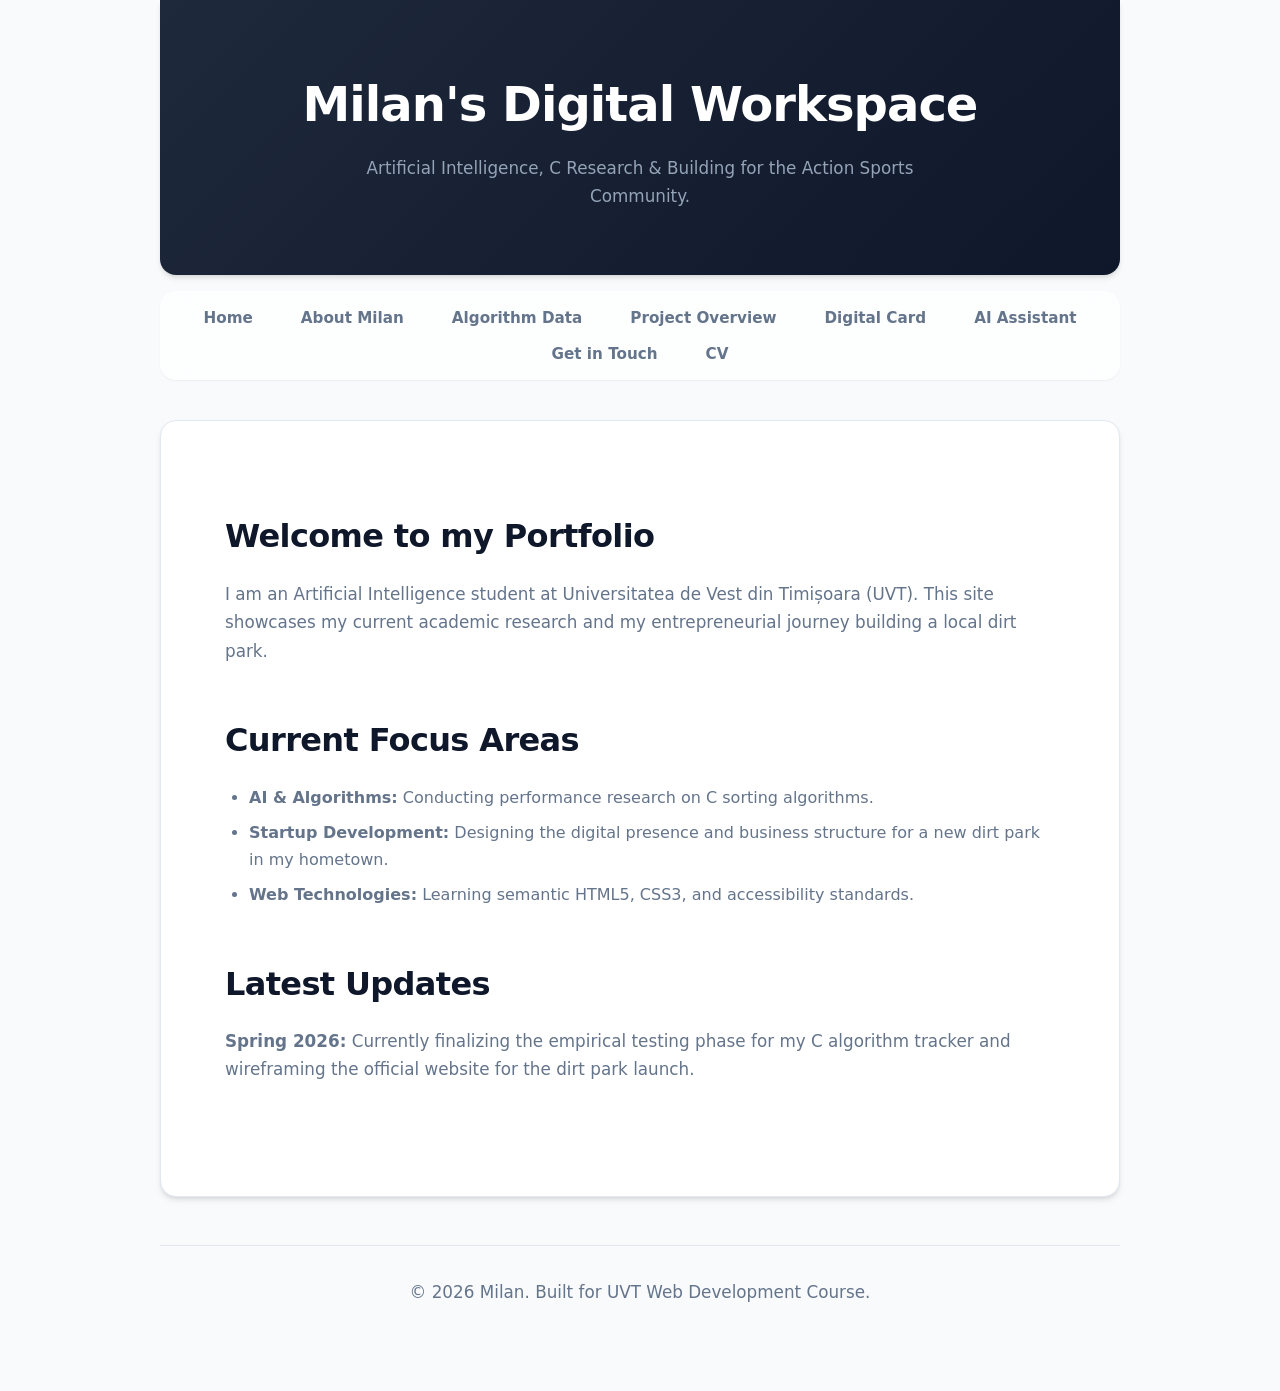
<file: index.html>
<!DOCTYPE html>
<html lang="en">
<head>
    <meta charset="UTF-8">
    <meta name="viewport" content="width=device-width, initial-scale=1.0">
    <title>Milan | AI & Startup Portfolio</title>
    <link rel="stylesheet" href="styles.css">
</head>
<body>
    <a href="#main-content" class="skip-link">Skip to main content</a>

    <header>
        <h1>Milan's Digital Workspace</h1>
        <p>Artificial Intelligence, C Research & Building for the Action Sports Community.</p>
    </header>

            <nav>
        <ul>
            <li><a href="index.html">Home</a></li>
            <li><a href="about.html">About Milan</a></li>
            <li><a href="data.html">Algorithm Data</a></li>
            <li><a href="overview.html">Project Overview</a></li>
            <li><a href="card.html">Digital Card</a></li>
            <li><a href="chatbot.html">AI Assistant</a></li>
            <li><a href="contact.html">Get in Touch</a></li>
            <li><a href="cv.html">CV</a></li>
            
        </ul>
    </nav>

    <main id="main-content">
        <section>
            <h2>Welcome to my Portfolio</h2>
            <p>I am an Artificial Intelligence student at Universitatea de Vest din Timișoara (UVT). This site showcases my current academic research and my entrepreneurial journey building a local dirt park.</p>
        </section>

        <section>
            <h2>Current Focus Areas</h2>
            <ul>
                <li><strong>AI & Algorithms:</strong> Conducting performance research on C sorting algorithms.</li>
                <li><strong>Startup Development:</strong> Designing the digital presence and business structure for a new dirt park in my hometown.</li>
                <li><strong>Web Technologies:</strong> Learning semantic HTML5, CSS3, and accessibility standards.</li>
            </ul>
        </section>

        <section>
            <h2>Latest Updates</h2>
            <p><strong>Spring 2026:</strong> Currently finalizing the empirical testing phase for my C algorithm tracker and wireframing the official website for the dirt park launch.</p>
        </section>
    </main>

    <footer>
        <p>&copy; 2026 Milan. Built for UVT Web Development Course.</p>
    </footer>
</body>
</html>
</file>
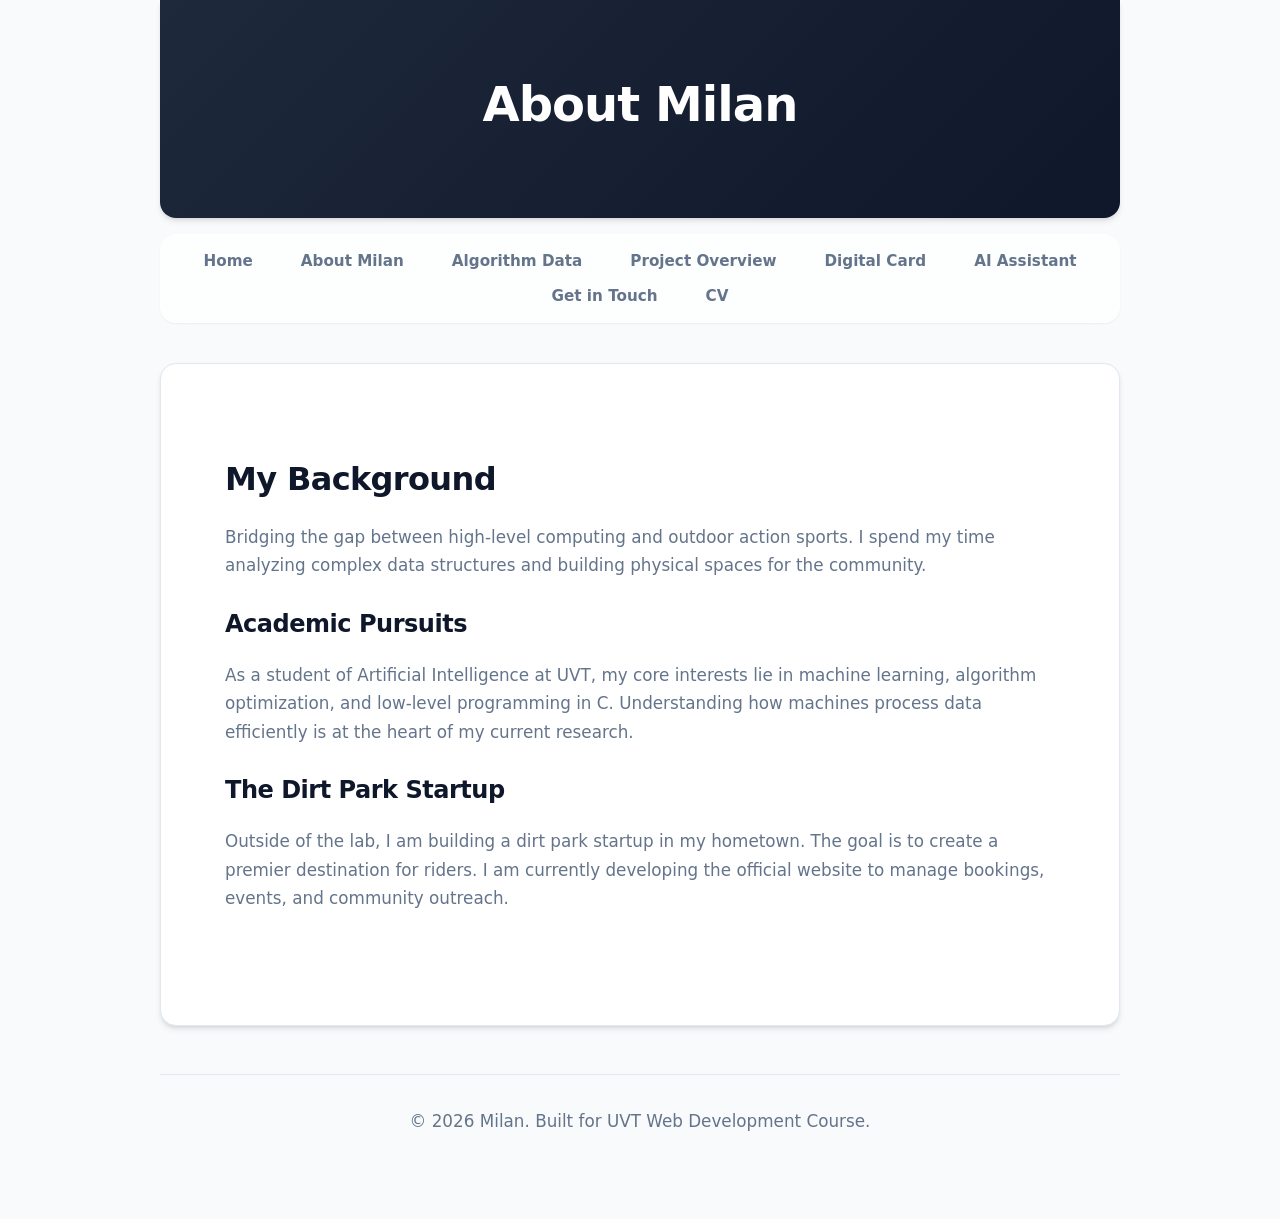
<file: about.html>
<!DOCTYPE html>
<html lang="en">
<head>
    <meta charset="UTF-8">
    <meta name="viewport" content="width=device-width, initial-scale=1.0">
    <title>About Milan</title>
    <link rel="stylesheet" href="styles.css">
</head>
<body>
    <a href="#main-content" class="skip-link">Skip to main content</a>

    <header>
        <h1>About Milan</h1>
    </header>

            <nav>
        <ul>
            <li><a href="index.html">Home</a></li>
            <li><a href="about.html">About Milan</a></li>
            <li><a href="data.html">Algorithm Data</a></li>
            <li><a href="overview.html">Project Overview</a></li>
            <li><a href="card.html">Digital Card</a></li>
            <li><a href="chatbot.html">AI Assistant</a></li>
            <li><a href="contact.html">Get in Touch</a></li>
            <li><a href="cv.html">CV</a></li>
        </ul>
    </nav>

    <main id="main-content">
        <section>
            <h2>My Background</h2>
            <p>Bridging the gap between high-level computing and outdoor action sports. I spend my time analyzing complex data structures and building physical spaces for the community.</p>
            
            <h3>Academic Pursuits</h3>
            <p>As a student of Artificial Intelligence at UVT, my core interests lie in machine learning, algorithm optimization, and low-level programming in C. Understanding how machines process data efficiently is at the heart of my current research.</p>
            
            <h3>The Dirt Park Startup</h3>
            <p>Outside of the lab, I am building a dirt park startup in my hometown. The goal is to create a premier destination for riders. I am currently developing the official website to manage bookings, events, and community outreach.</p>
        </section>
    </main>

    <footer>
        <p>&copy; 2026 Milan. Built for UVT Web Development Course.</p>
    </footer>
</body>
</html>
</file>
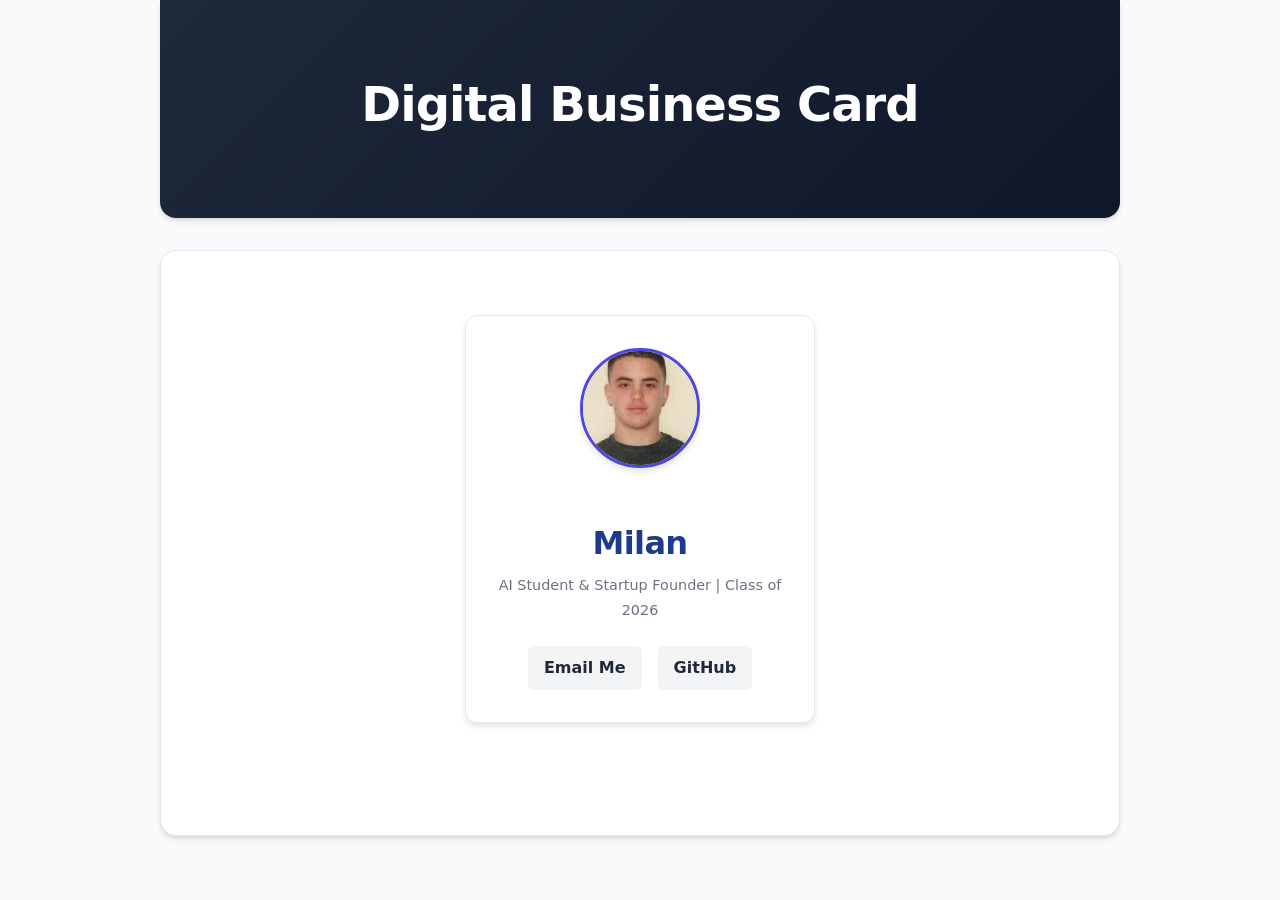
<file: card.html>
<!DOCTYPE html>
<html lang="en">
<head>
    <meta charset="UTF-8">
    <meta name="viewport" content="width=device-width, initial-scale=1.0">
    <title>Milan | Digital Card</title>
    <link rel="stylesheet" href="styles.css"> <link rel="stylesheet" href="card.css">   <style>
        .card-wrapper {
            display: flex;
            justify-content: center;
            align-items: center;
            min-height: 60vh;
        }
    </style>
</head>
<body>
    <a href="#main-content" class="skip-link">Skip to main content</a>
    <header>
        <h1>Digital Business Card</h1>
    </header>
    <main id="main-content" class="card-wrapper">
        <section id="business-card">
            <img src="milan-poza.png" alt="Milan Profile Placeholder" class="profile-img">
            
            <h2 style="margin-bottom: 0.2rem; color: #1e3a8a;">Milan</h2>
            
            <p class="specialization">AI Student & Startup Founder | Class of 2026</p>
            
            <div class="card-links">
                <a href="mailto:milan.bugarschi06@e-uvt.ro" class="btn">Email Me</a>
                <a href="https://github.com/milanbugarschi06" target="_blank" class="btn">GitHub</a>
            </div>
        </section>
    </main>
</body>
</html>
</file>
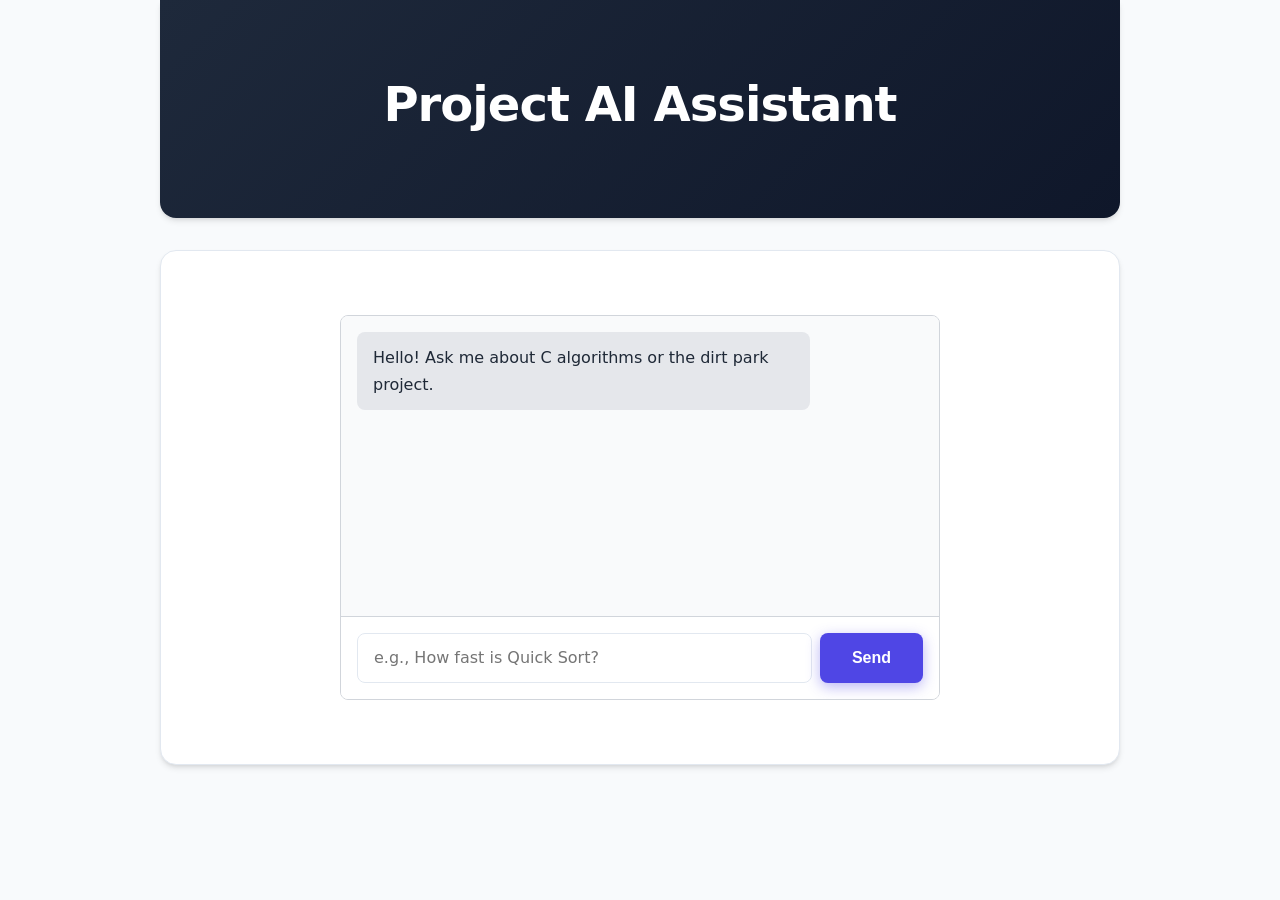
<file: chatbot.html>
<!DOCTYPE html>
<html lang="en">
<head>
    <meta charset="UTF-8">
    <meta name="viewport" content="width=device-width, initial-scale=1.0">
    <title>AI Assistant - Milan</title>
    <link rel="stylesheet" href="styles.css">
    <link rel="stylesheet" href="chatbot.css">
</head>
<body>
    <a href="#main-content" class="skip-link">Skip to main content</a>
    <header>
        <h1>Project AI Assistant</h1>
    </header>
    <main id="main-content">
        <section class="chat-interface">
            <div id="chat-window" class="chat-window">
                <div class="message bot-message">Hello! Ask me about C algorithms or the dirt park project.</div>
            </div>
            
            <form id="chat-form" class="chat-form">
                <label for="user-input" class="visually-hidden">Type your question</label>
                <input type="text" id="user-input" placeholder="e.g., How fast is Quick Sort?" required>
                <button type="submit">Send</button>
            </form>
        </section>
    </main>
    <script src="chatbot.js"></script>
</body>
</html>
</file>
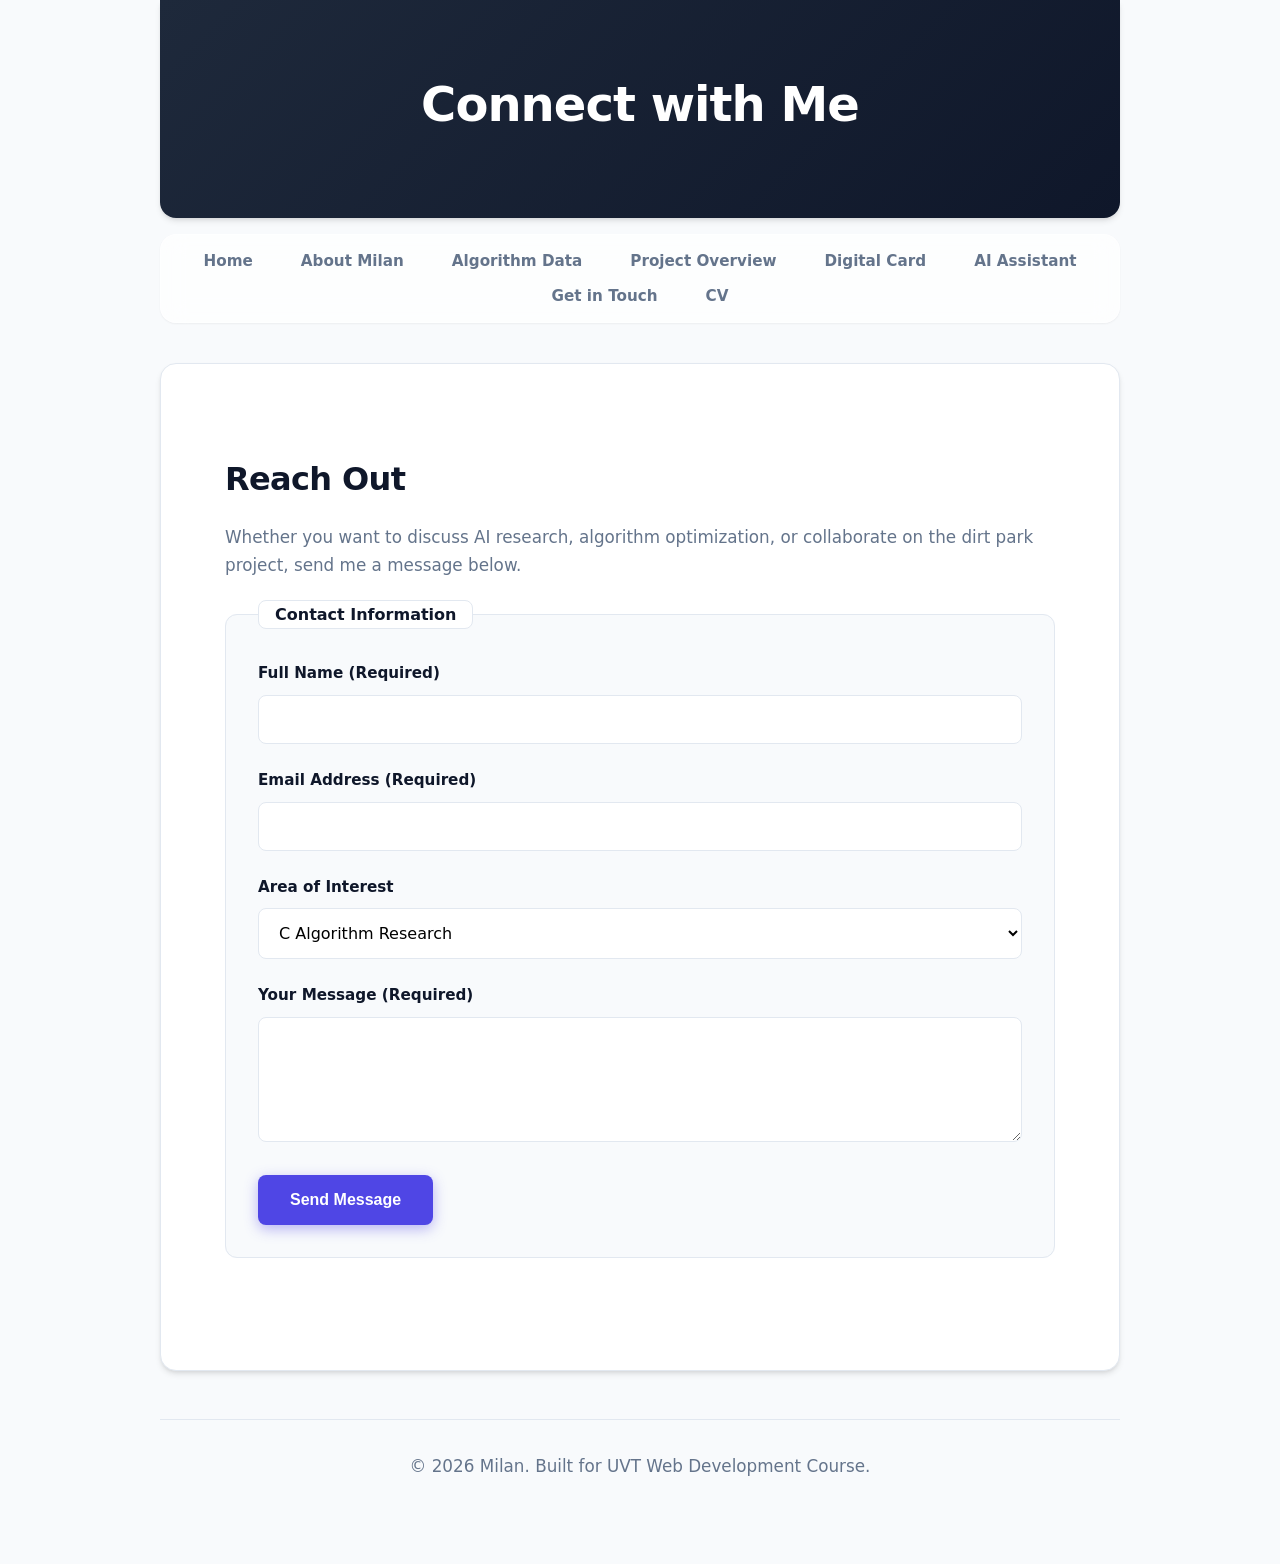
<file: contact.html>
<!DOCTYPE html>
<html lang="en">
<head>
    <meta charset="UTF-8">
    <meta name="viewport" content="width=device-width, initial-scale=1.0">
    <title>Contact Milan</title>
    <link rel="stylesheet" href="styles.css">
</head>
<body>
    <a href="#main-content" class="skip-link">Skip to main content</a>

    <header>
        <h1>Connect with Me</h1>
    </header>

            <nav>
        <ul>
            <li><a href="index.html">Home</a></li>
            <li><a href="about.html">About Milan</a></li>
            <li><a href="data.html">Algorithm Data</a></li>
            <li><a href="overview.html">Project Overview</a></li>
            <li><a href="card.html">Digital Card</a></li>
            <li><a href="chatbot.html">AI Assistant</a></li>
            <li><a href="contact.html">Get in Touch</a></li>
            <li><a href="cv.html">CV</a></li>
        </ul>
    </nav>
    <main id="main-content">
        <section>
            <h2>Reach Out</h2>
            <p>Whether you want to discuss AI research, algorithm optimization, or collaborate on the dirt park project, send me a message below.</p>
            
            <form action="#" method="get">
                <fieldset>
                    <legend>Contact Information</legend>
                    
                    <div class="form-group">
                        <label for="user-name">Full Name (Required)</label>
                        <input type="text" id="user-name" name="user-name" required>
                    </div>

                    <div class="form-group">
                        <label for="user-email">Email Address (Required)</label>
                        <input type="email" id="user-email" name="user-email" required>
                    </div>

                    <div class="form-group">
                        <label for="subject">Area of Interest</label>
                        <select id="subject" name="subject">
                            <option value="research">C Algorithm Research</option>
                            <option value="startup">Dirt Park Startup</option>
                            <option value="uvt">UVT / AI Studies</option>
                            <option value="other">Other</option>
                        </select>
                    </div>

                    <div class="form-group">
                        <label for="message">Your Message (Required)</label>
                        <textarea id="message" name="message" rows="5" required></textarea>
                    </div>

                    <button type="submit">Send Message</button>
                </fieldset>
            </form>
        </section>
    </main>

    <footer>
        <p>&copy; 2026 Milan. Built for UVT Web Development Course.</p>
    </footer>
</body>
</html>
</file>
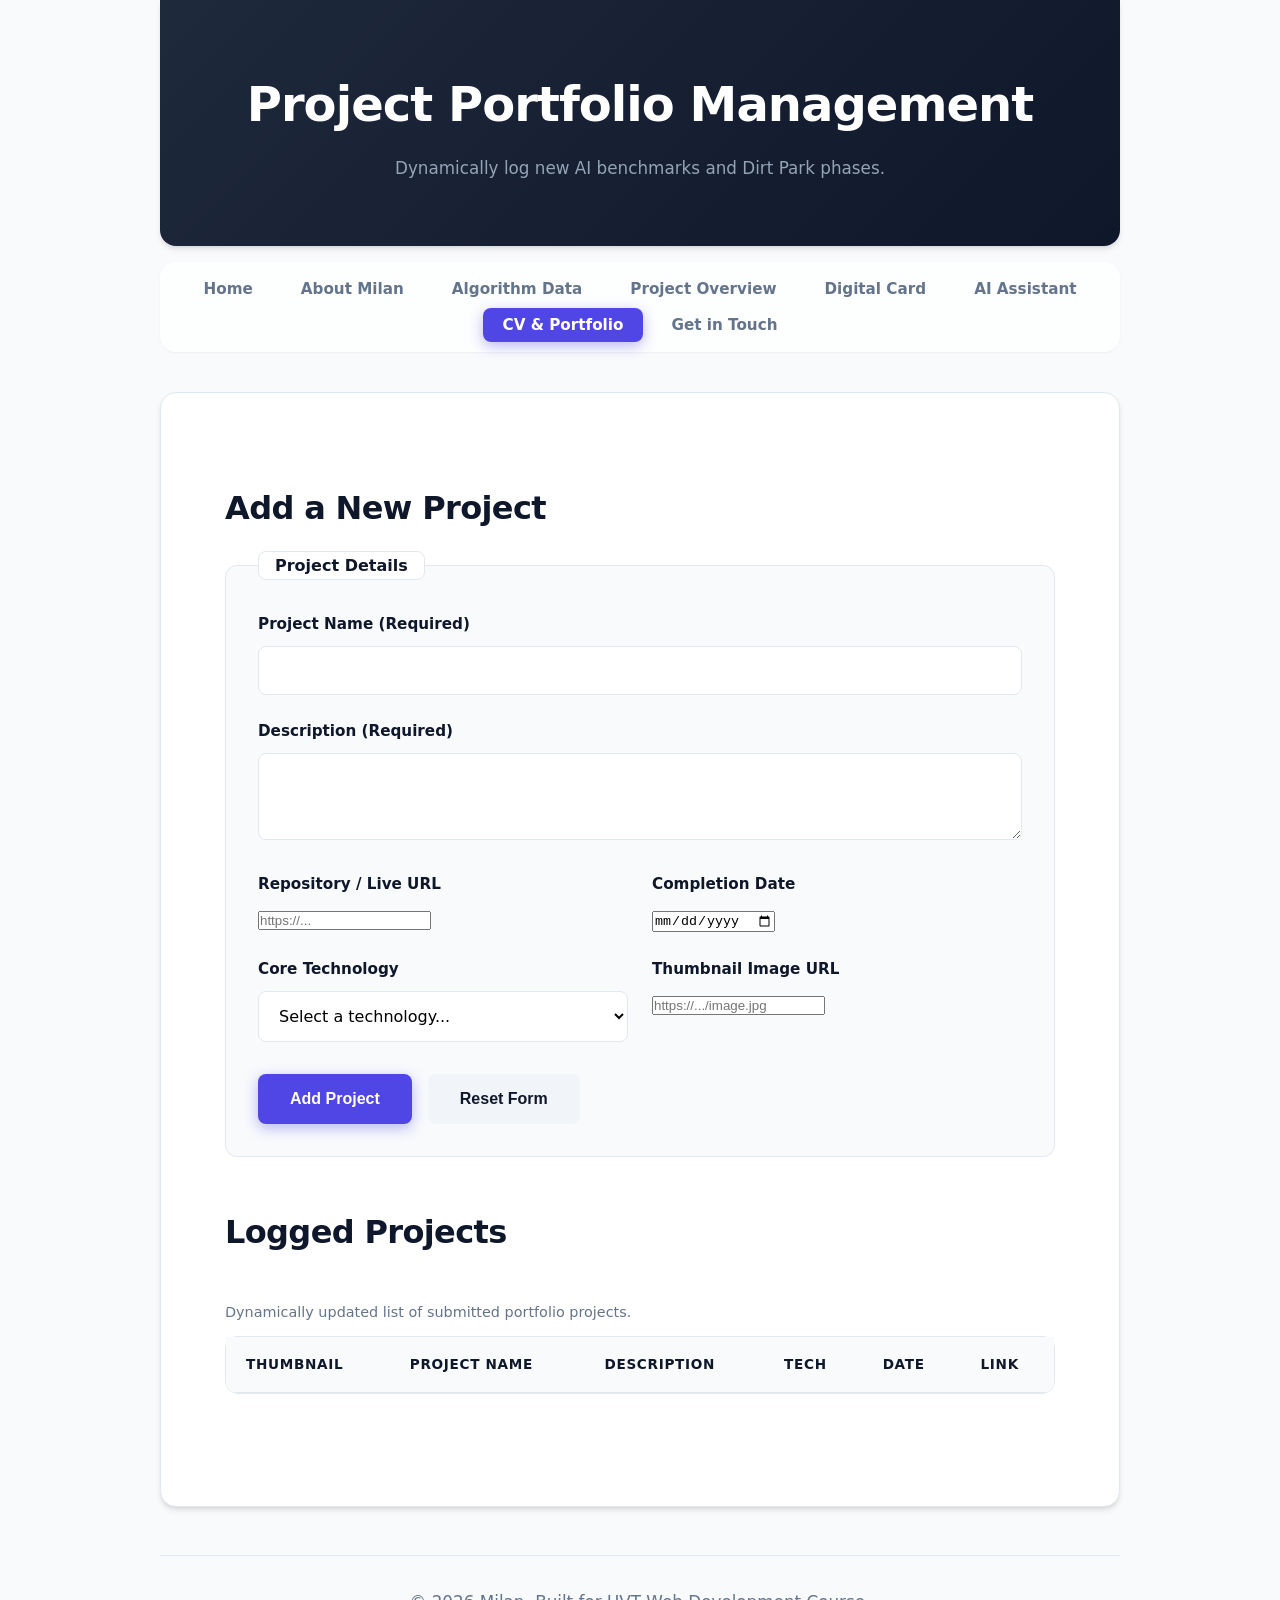
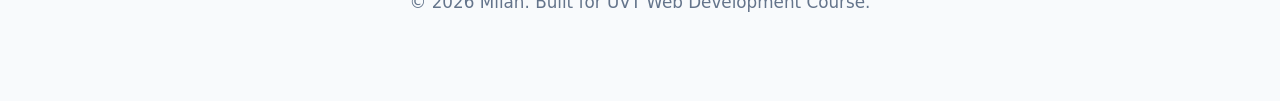
<file: cv.html>
<!DOCTYPE html>
<html lang="en">
<head>
    <meta charset="UTF-8">
    <meta name="viewport" content="width=device-width, initial-scale=1.0">
    <title>CV & Project Upload - Milan</title>
    <link rel="stylesheet" href="styles.css">
</head>
<body>
    <a href="#main-content" class="skip-link">Skip to main content</a>
    
    <header>
        <h1>Project Portfolio Management</h1>
        <p>Dynamically log new AI benchmarks and Dirt Park phases.</p>
    </header>

    <nav>
        <ul>
            <li><a href="index.html">Home</a></li>
            <li><a href="about.html">About Milan</a></li>
            <li><a href="data.html">Algorithm Data</a></li>
            <li><a href="overview.html">Project Overview</a></li>
            <li><a href="card.html">Digital Card</a></li>
            <li><a href="chatbot.html">AI Assistant</a></li>
            <li><a href="cv.html" aria-current="page">CV & Portfolio</a></li>
            <li><a href="contact.html">Get in Touch</a></li>
        </ul>
    </nav>

    <main id="main-content">
        <section class="form-section">
            <h2>Add a New Project</h2>
            <form id="portfolio-form" novalidate>
                <fieldset>
                    <legend>Project Details</legend>

                    <div class="form-group">
                        <label for="proj-name">Project Name (Required)</label>
                        <input type="text" id="proj-name" name="proj-name" aria-describedby="name-error">
                        <span id="name-error" class="error-message" role="alert"></span>
                    </div>

                    <div class="form-group">
                        <label for="proj-desc">Description (Required)</label>
                        <textarea id="proj-desc" name="proj-desc" rows="3" aria-describedby="desc-error"></textarea>
                        <span id="desc-error" class="error-message" role="alert"></span>
                    </div>

                    <div class="form-group-row">
                        <div class="form-group">
                            <label for="proj-url">Repository / Live URL</label>
                            <input type="url" id="proj-url" name="proj-url" placeholder="https://..." aria-describedby="url-error">
                            <span id="url-error" class="error-message" role="alert"></span>
                        </div>

                        <div class="form-group">
                            <label for="proj-date">Completion Date</label>
                            <input type="date" id="proj-date" name="proj-date" aria-describedby="date-error">
                            <span id="date-error" class="error-message" role="alert"></span>
                        </div>
                    </div>

                    <div class="form-group-row">
                        <div class="form-group">
                            <label for="proj-tech">Core Technology</label>
                            <select id="proj-tech" name="proj-tech" aria-describedby="tech-error">
                                <option value="">Select a technology...</option>
                                <option value="C / Algorithms">C / Algorithms</option>
                                <option value="Python / AI">Python / AI</option>
                                <option value="Web (HTML/CSS/JS)">Web (HTML/CSS/JS)</option>
                                <option value="Physical Build">Physical Build / Trail</option>
                            </select>
                            <span id="tech-error" class="error-message" role="alert"></span>
                        </div>

                        <div class="form-group">
                            <label for="proj-img">Thumbnail Image URL</label>
                            <input type="url" id="proj-img" name="proj-img" placeholder="https://.../image.jpg" aria-describedby="img-error">
                            <span id="img-error" class="error-message" role="alert"></span>
                        </div>
                    </div>

                    <div class="form-actions">
                        <button type="submit" class="btn-primary">Add Project</button>
                        <button type="reset" class="btn-secondary">Reset Form</button>
                    </div>
                </fieldset>
            </form>
        </section>

        <section class="table-section">
            <h2>Logged Projects</h2>
            <div class="table-responsive">
                <table id="projects-table">
                    <caption>Dynamically updated list of submitted portfolio projects.</caption>
                    <thead>
                        <tr>
                            <th scope="col">Thumbnail</th>
                            <th scope="col">Project Name</th>
                            <th scope="col">Description</th>
                            <th scope="col">Tech</th>
                            <th scope="col">Date</th>
                            <th scope="col">Link</th>
                        </tr>
                    </thead>
                    <tbody id="projects-tbody">
                        </tbody>
                </table>
            </div>
        </section>
    </main>

    <footer>
        <p>&copy; 2026 Milan. Built for UVT Web Development Course.</p>
    </footer>

    <script src="cv.js"></script>
</body>
</html>
</file>
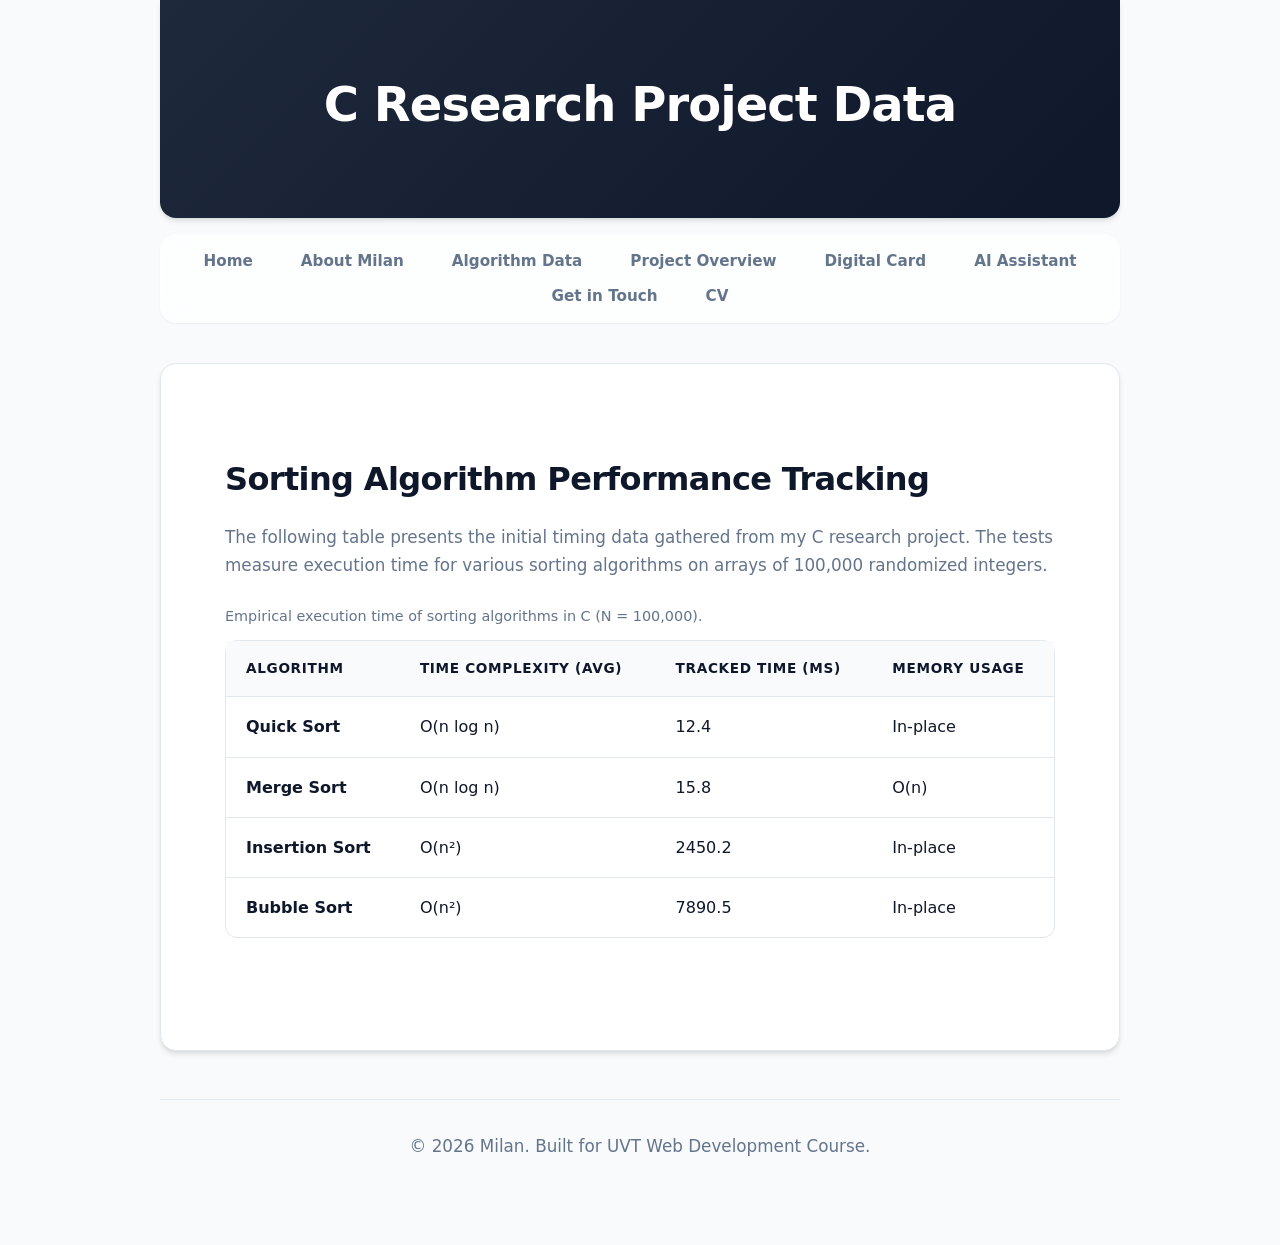
<file: data.html>
<!DOCTYPE html>
<html lang="en">
<head>
    <meta charset="UTF-8">
    <meta name="viewport" content="width=device-width, initial-scale=1.0">
    <title>Algorithm Data - Milan</title>
    <link rel="stylesheet" href="styles.css">
</head>
<body>
    <a href="#main-content" class="skip-link">Skip to main content</a>

    <header>
        <h1>C Research Project Data</h1>
    </header>

            <nav>
        <ul>
            <li><a href="index.html">Home</a></li>
            <li><a href="about.html">About Milan</a></li>
            <li><a href="data.html">Algorithm Data</a></li>
            <li><a href="overview.html">Project Overview</a></li>
            <li><a href="card.html">Digital Card</a></li>
            <li><a href="chatbot.html">AI Assistant</a></li>
            <li><a href="contact.html">Get in Touch</a></li>
            <li><a href="cv.html">CV</a></li>
        </ul>
    </nav>

    <main id="main-content">
        <section>
            <h2>Sorting Algorithm Performance Tracking</h2>
            <p>The following table presents the initial timing data gathered from my C research project. The tests measure execution time for various sorting algorithms on arrays of 100,000 randomized integers.</p>
            
            <table>
                <caption>Empirical execution time of sorting algorithms in C (N = 100,000).</caption>
                <thead>
                    <tr>
                        <th scope="col">Algorithm</th>
                        <th scope="col">Time Complexity (Avg)</th>
                        <th scope="col">Tracked Time (ms)</th>
                        <th scope="col">Memory Usage</th>
                    </tr>
                </thead>
                <tbody>
                    <tr>
                        <th scope="row">Quick Sort</th>
                        <td>O(n log n)</td>
                        <td>12.4</td>
                        <td>In-place</td>
                    </tr>
                    <tr>
                        <th scope="row">Merge Sort</th>
                        <td>O(n log n)</td>
                        <td>15.8</td>
                        <td>O(n)</td>
                    </tr>
                    <tr>
                        <th scope="row">Insertion Sort</th>
                        <td>O(n²)</td>
                        <td>2450.2</td>
                        <td>In-place</td>
                    </tr>
                    <tr>
                        <th scope="row">Bubble Sort</th>
                        <td>O(n²)</td>
                        <td>7890.5</td>
                        <td>In-place</td>
                    </tr>
                </tbody>
            </table>
        </section>
    </main>

    <footer>
        <p>&copy; 2026 Milan. Built for UVT Web Development Course.</p>
    </footer>
</body>
</html>
</file>
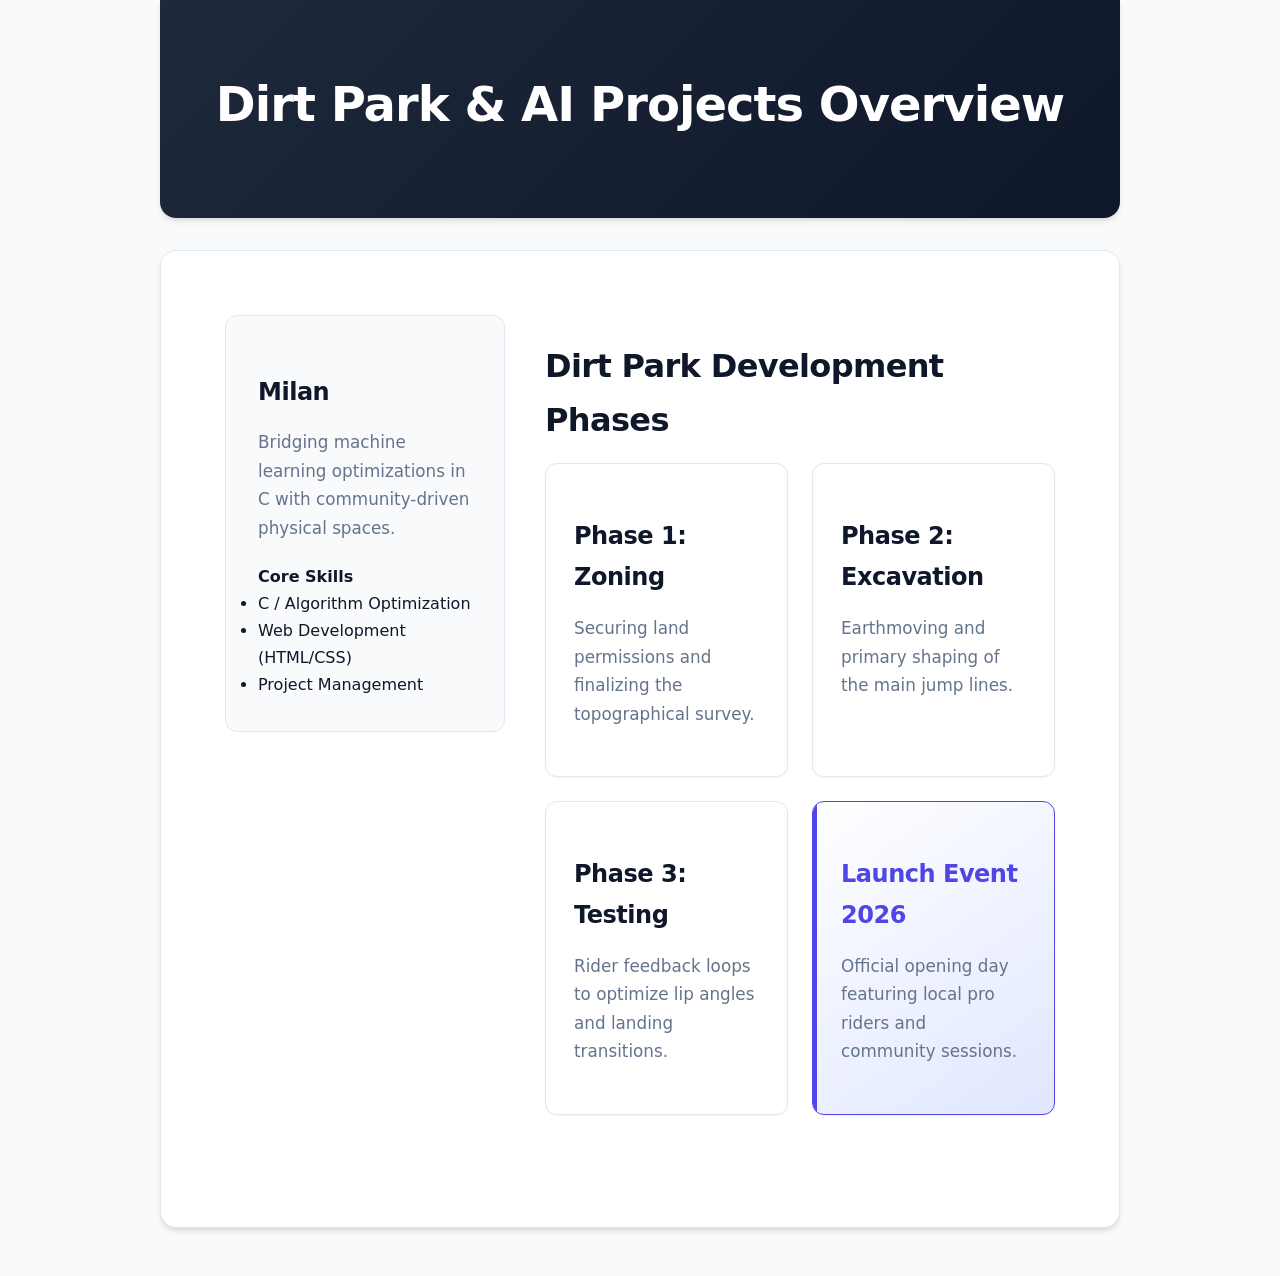
<file: overview.html>
<!DOCTYPE html>
<html lang="en">
<head>
    <meta charset="UTF-8">
    <meta name="viewport" content="width=device-width, initial-scale=1.0">
    <title>Project Overview - Milan</title>
    <link rel="stylesheet" href="styles.css">
</head>
<body>
    <a href="#main-content" class="skip-link">Skip to main content</a>
    <header>
        <h1>Dirt Park & AI Projects Overview</h1>
    </header>
    <main id="main-content">
        <div class="overview-grid">
        
            
            <aside class="profile-sidebar">
                <h3>Milan</h3>
                <p>Bridging machine learning optimizations in C with community-driven physical spaces.</p>
                <h4>Core Skills</h4>
                <ul>
                    <li>C / Algorithm Optimization</li>
                    <li>Web Development (HTML/CSS)</li>
                    <li>Project Management</li>
                </ul>
            </aside>

            <section class="projects-main">
                <h2>Dirt Park Development Phases</h2>
                <div class="card-container">
                    <article class="project-card">
                        <h3>Phase 1: Zoning</h3>
                        <p>Securing land permissions and finalizing the topographical survey.</p>
                    </article>
                    <article class="project-card">
                        <h3>Phase 2: Excavation</h3>
                        <p>Earthmoving and primary shaping of the main jump lines.</p>
                    </article>
                    <article class="project-card">
                        <h3>Phase 3: Testing</h3>
                        <p>Rider feedback loops to optimize lip angles and landing transitions.</p>
                    </article>
                    <article class="project-card featured-card">
                        <h3>Launch Event 2026</h3>
                        <p>Official opening day featuring local pro riders and community sessions.</p>
                    </article>
                </div>
            </section>
        </div>
    </main>
</body>
</html>
</file>
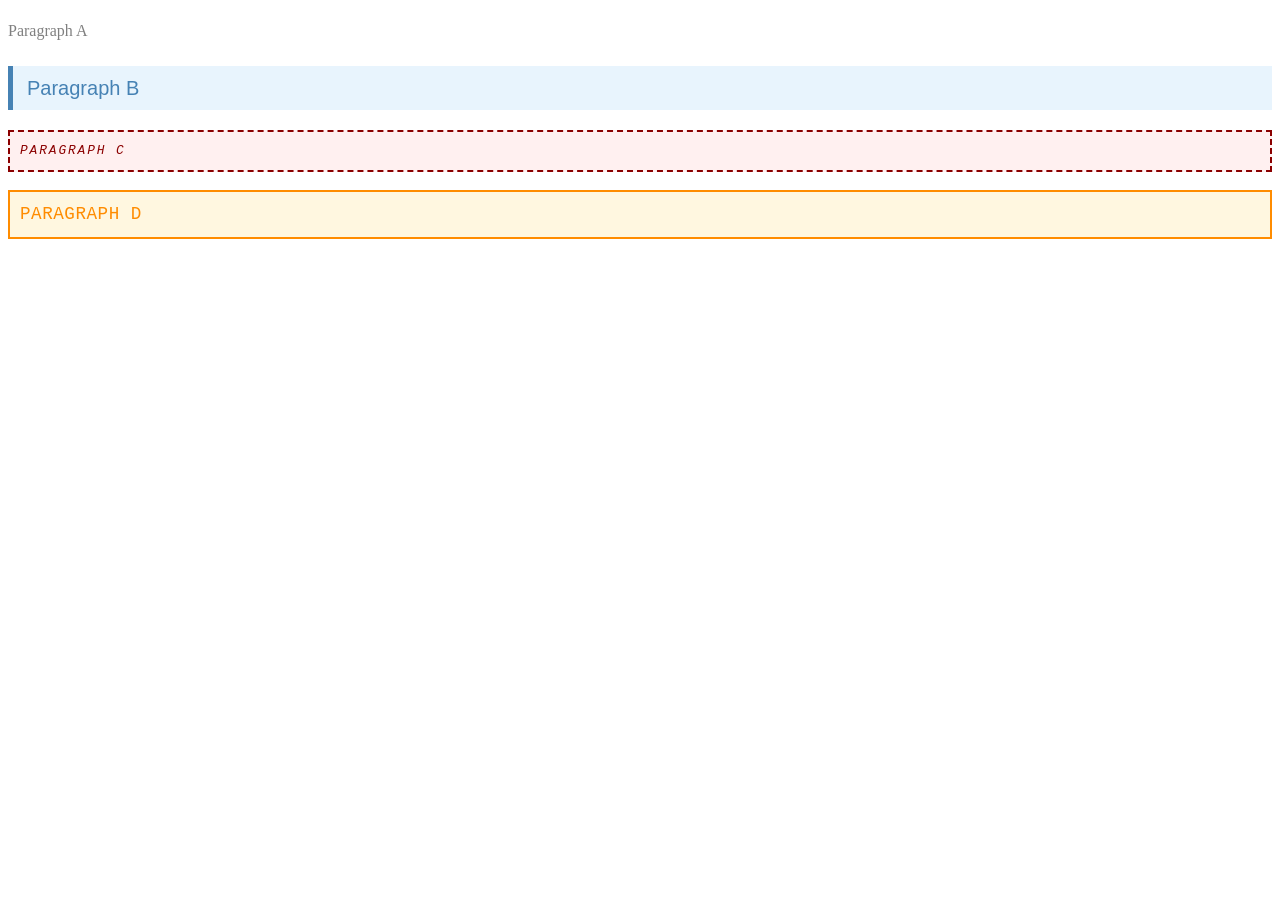
<file: specificity.html>
<!DOCTYPE html>
<html lang="en">
<head>
    <meta charset="UTF-8">
    <title>Specificity Game</title>
    <style>
        p {
            color: gray;
            font-size: 1rem;
            font-family: Georgia, serif;
            line-height: 1.4;
            padding: 4px 0;
        }

        .info {
            color: steelblue;
            font-size: 1.25rem;
            background-color: #e8f4fd;
            padding: 8px 14px;
            border-left: 5px solid steelblue;
            font-family: Arial, sans-serif;
        }

        #warning {
            color: darkred;
            font-size: 0.8rem;
            font-style: italic;
            text-transform: uppercase;
            letter-spacing: 0.15em;
            border: 2px dashed darkred;
            padding: 10px;
            background-color: #fff0f0;
            font-family: 'Courier New', monospace;
        }

        #warning.info {
            color: darkorange;
            background-color: #fff7e0;
            border: 2px solid darkorange;
            font-size: 1.1rem;
            font-style: normal;
            letter-spacing: 0.03em;
        }
    </style>
</head>
<body>

    <p>Paragraph A</p>

    <p class="info">Paragraph B</p>

    <p id="warning">Paragraph C</p>

    <p class="info" id="warning">Paragraph D</p>

</body>
</html>
</file>
<file: styles.css>
:root {
   
    --bg-color: #f8fafc;
    --surface: #ffffff;
    --surface-glass: rgba(255, 255, 255, 0.7);
    --primary: #4f46e5;   
    --primary-hover: #4338ca;
    --primary-light: #e0e7ff;
    --text-main: #0f172a;
    --text-muted: #64748b;
    --border: #e2e8f0;
    
    --radius-lg: 16px;
    --radius-md: 12px;
    --radius-sm: 8px;
    
    --shadow-sm: 0 1px 2px 0 rgb(0 0 0 / 0.05);
    --shadow-md: 0 4px 6px -1px rgb(0 0 0 / 0.1), 0 2px 4px -2px rgb(0 0 0 / 0.1);
    --shadow-hover: 0 20px 25px -5px rgb(0 0 0 / 0.1), 0 8px 10px -6px rgb(0 0 0 / 0.1);
    --transition: all 0.3s cubic-bezier(0.4, 0, 0.2, 1);
}

* {
    box-sizing: border-box;
    margin: 0;
    padding: 0;
}

body {
    font-family: 'Inter', system-ui, -apple-system, sans-serif;
    line-height: 1.7;
    color: var(--text-main);
    background-color: var(--bg-color);
    max-width: 1000px;
    margin: 0 auto;
    padding: 0 20px;
    -webkit-font-smoothing: antialiased;
}

.skip-link {
    position: absolute;
    top: -100px;
    left: 20px;
    background: var(--primary);
    color: white;
    padding: 12px 24px;
    z-index: 1000;
    border-radius: var(--radius-sm);
    transition: var(--transition);
    text-decoration: none;
    font-weight: 600;
}

.skip-link:focus {
    top: 20px;
    box-shadow: var(--shadow-md);
}

h1, h2, h3 {
    color: var(--text-main);
    font-weight: 700;
    letter-spacing: -0.02em;
    margin-bottom: 1rem;
    margin-top: 1.5rem;
}

h1 { font-size: clamp(2rem, 5vw, 3rem); }
h2 { font-size: clamp(1.5rem, 3vw, 2rem); }
h3 { font-size: clamp(1.25rem, 2vw, 1.5rem); }

p {
    color: var(--text-muted);
    margin-bottom: 1.25rem;
    font-size: 1.05rem;
}

header {
    background: linear-gradient(135deg, #1e293b 0%, #0f172a 100%);
    color: #ffffff;
    padding: 4rem 2rem;
    text-align: center;
    border-radius: 0 0 var(--radius-lg) var(--radius-lg);
    box-shadow: var(--shadow-md);
    margin-bottom: 2rem;
}

header h1 {
    color: #ffffff;
    margin-top: 0;
    margin-bottom: 0.5rem;
}

header p {
    color: #94a3b8;
    max-width: 600px;
    margin: 0 auto;
}

nav {
    background: var(--surface-glass);
    backdrop-filter: blur(12px);
    -webkit-backdrop-filter: blur(12px);
    margin: -1rem auto 2.5rem auto; 
    padding: 0.75rem;
    border-radius: var(--radius-lg);
    border: 1px solid rgba(255, 255, 255, 0.5);
    box-shadow: var(--shadow-sm);
    width: fit-content;
    position: relative;
    z-index: 10;
}

nav ul {
    list-style: none;
    display: flex;
    flex-wrap: wrap;
    gap: 0.5rem;
    justify-content: center;
}

nav a {
    text-decoration: none;
    color: var(--text-muted);
    font-weight: 600;
    font-size: 0.95rem;
    padding: 0.5rem 1.25rem;
    border-radius: var(--radius-sm);
    transition: var(--transition);
}

nav a:hover {
    color: var(--text-main);
    background-color: var(--bg-color);
}

nav a[aria-current="page"] {
    background-color: var(--primary);
    color: white;
    box-shadow: 0 4px 14px 0 rgba(79, 70, 229, 0.39);
}

main {
    background: var(--surface);
    padding: 3rem;
    border-radius: var(--radius-lg);
    box-shadow: var(--shadow-md);
    margin-bottom: 3rem;
    border: 1px solid var(--border);
}

section { margin-bottom: 3rem; }

section ul {
    margin-left: 1.5rem;
    margin-bottom: 1.5rem;
    color: var(--text-muted);
}

section ul li {
    margin-bottom: 0.5rem;
}

table {
    width: 100%;
    border-collapse: separate;
    border-spacing: 0;
    margin-top: 1.5rem;
    border: 1px solid var(--border);
    border-radius: var(--radius-md);
    overflow: hidden;
}

caption {
    text-align: left;
    font-size: 0.9rem;
    color: var(--text-muted);
    margin-bottom: 0.75rem;
}

th, td {
    padding: 1rem 1.25rem;
    text-align: left;
    border-bottom: 1px solid var(--border);
}

thead th {
    background-color: #f8fafc;
    font-weight: 600;
    color: var(--text-main);
    text-transform: uppercase;
    font-size: 0.85rem;
    letter-spacing: 0.05em;
}

tbody tr { transition: var(--transition); }
tbody tr:hover { background-color: var(--primary-light); }
tbody tr:last-child td, tbody tr:last-child th { border-bottom: none; }

fieldset {
    border: 1px solid var(--border);
    padding: 2rem;
    border-radius: var(--radius-md);
    background: #f8fafc;
}

legend {
    font-weight: 600;
    padding: 0 1rem;
    color: var(--text-main);
    background: var(--surface);
    border-radius: var(--radius-sm);
    border: 1px solid var(--border);
}

.form-group { margin-bottom: 1.5rem; }

label {
    display: block;
    margin-bottom: 0.5rem;
    font-weight: 600;
    font-size: 0.95rem;
}

input[type="text"],
input[type="email"],
select,
textarea {
    width: 100%;
    padding: 0.875rem 1rem;
    border: 1px solid var(--border);
    border-radius: var(--radius-sm);
    font-family: inherit;
    font-size: 1rem;
    background: var(--surface);
    transition: var(--transition);
}

input:focus, select:focus, textarea:focus {
    outline: none;
    border-color: var(--primary);
    box-shadow: 0 0 0 4px rgba(79, 70, 229, 0.1);
}

button {
    background-color: var(--primary);
    color: white;
    padding: 1rem 2rem;
    border: none;
    border-radius: var(--radius-sm);
    font-size: 1rem;
    cursor: pointer;
    font-weight: 600;
    transition: var(--transition);
    box-shadow: 0 4px 14px 0 rgba(79, 70, 229, 0.39);
}

button:hover {
    background-color: var(--primary-hover);
    transform: translateY(-2px);
    box-shadow: 0 6px 20px rgba(79, 70, 229, 0.4);
}

.overview-grid {
    display: grid;
    grid-template-columns: 1fr;
    gap: 2.5rem;
}

.profile-sidebar {
    background: #f8fafc;
    padding: 2rem;
    border-radius: var(--radius-md);
    border: 1px solid var(--border);
    height: fit-content;
}

.card-container {
    display: flex;
    flex-wrap: wrap;
    gap: 1.5rem;
}

.project-card {
    background: var(--surface);
    border: 1px solid var(--border);
    padding: 1.75rem;
    border-radius: var(--radius-md);
    flex: 1 1 calc(50% - 1.5rem);
    min-width: 240px;
    transition: var(--transition);
    box-shadow: var(--shadow-sm);
}

.project-card:hover {
    transform: translateY(-5px);
    box-shadow: var(--shadow-hover);
    border-color: var(--primary-light);
}

.featured-card {
    background: linear-gradient(145deg, #ffffff 0%, var(--primary-light) 100%);
    border-color: var(--primary);
    position: relative;
    overflow: hidden;
}

.featured-card::before {
    content: '';
    position: absolute;
    top: 0; left: 0; width: 4px; height: 100%;
    background: var(--primary);
}

.featured-card h3 { color: var(--primary); }

footer {
    text-align: center;
    padding: 2rem;
    color: var(--text-muted);
    font-size: 0.9rem;
    border-top: 1px solid var(--border);
    margin-bottom: 2rem;
}

@media (min-width: 768px) {
    .overview-grid {
        grid-template-columns: 280px 1fr;
    }
    
    main { padding: 4rem; }
}
/* --- HW3: CV Form & Validation Styles --- */

.form-group-row {
    display: flex;
    flex-wrap: wrap;
    gap: 1.5rem;
    margin-bottom: 1.5rem;
}

.form-group-row .form-group {
    flex: 1;
    min-width: 250px;
    margin-bottom: 0;
}

/* Accessibility Error States */
.error-message {
    display: none;
    color: #dc2626; /* WCAG Accessible Red */
    font-size: 0.85rem;
    margin-top: 0.4rem;
    font-weight: 600;
}

.input-error {
    border-color: #dc2626 !important;
    background-color: #fef2f2 !important;
}

/* Buttons */
.form-actions {
    display: flex;
    gap: 1rem;
    margin-top: 2rem;
}

.btn-secondary {
    background-color: #f1f5f9;
    color: var(--text-main);
    box-shadow: none;
}

.btn-secondary:hover {
    background-color: #e2e8f0;
}

/* --- HW3: Responsive Table & Dynamic Content --- */
.table-responsive {
    overflow-x: auto;
    width: 100%;
    border-radius: var(--radius-md);
}

.table-thumb {
    width: 60px;
    height: 60px;
    object-fit: cover;
    border-radius: var(--radius-sm);
    border: 1px solid var(--border);
}

.no-img {
    width: 60px;
    height: 60px;
    background: #e2e8f0;
    display: flex;
    align-items: center;
    justify-content: center;
    font-size: 0.7rem;
    border-radius: var(--radius-sm);
    color: var(--text-muted);
}

.tech-badge {
    background: var(--primary-light);
    color: var(--primary-hover);
    padding: 4px 8px;
    border-radius: 20px;
    font-size: 0.8rem;
    font-weight: 600;
}

/* Bonus: Originality Animation for new rows */
@keyframes slideFadeIn {
    from {
        opacity: 0;
        transform: translateX(-20px);
        background-color: var(--primary-light);
    }
    to {
        opacity: 1;
        transform: translateX(0);
        background-color: transparent;
    }
}

.new-row-animation {
    animation: slideFadeIn 0.6s ease-out forwards;
}
</file>
<file: card.css>
#business-card {
    background: #ffffff;
    border: 1px solid #e5e7eb;
    border-radius: 12px;
    padding: 2rem;
    text-align: center;
    box-shadow: 0 4px 6px rgba(0, 0, 0, 0.1);
    max-width: 350px;
    width: 100%;
}

.profile-img {
    width: 120px;       
    height: 120px;        
    object-fit: cover;      
    border-radius: 50%;     
    border: 3px solid var(--primary, #2563eb);
    margin-bottom: 1rem;
    box-shadow: 0 4px 6px rgba(0, 0, 0, 0.1); 
}

.specialization {
    color: #6b7280;
    font-size: 0.9rem;
    margin-bottom: 1.5rem;
}

.card-links {
    display: flex;
    gap: 1rem;
    justify-content: center;
}

a.btn {
    background-color: #f3f4f6;
    color: #1f2937;
    padding: 0.5rem 1rem;
    text-decoration: none;
    border-radius: 6px;
    font-weight: bold;
    transition: background-color 0.2s;
}

a.btn:hover {
    background-color: #e5e7eb;
}
</file>
<file: chatbot.css>
.chat-interface {
    max-width: 600px;
    margin: 0 auto;
    border: 1px solid #d1d5db;
    border-radius: 8px;
    overflow: hidden;
}

.chat-window {
    height: 300px;
    overflow-y: auto;
    padding: 1rem;
    background: #f9fafb;
    display: flex;
    flex-direction: column;
    gap: 0.5rem;
}

.message {
    padding: 0.75rem 1rem;
    border-radius: 8px;
    max-width: 80%;
    animation: fadeIn 0.3s ease-in;
}

.bot-message {
    background: #e5e7eb;
    color: #1f2937;
    align-self: flex-start;
}

.user-message {
    background: #2563eb;
    color: white;
    align-self: flex-end;
}

.chat-form {
    display: flex;
    padding: 1rem;
    background: #ffffff;
    border-top: 1px solid #d1d5db;
    gap: 0.5rem;
}

.visually-hidden {
    position: absolute;
    width: 1px;
    height: 1px;
    padding: 0;
    margin: -1px;
    overflow: hidden;
    clip: rect(0, 0, 0, 0);
    border: 0;
}

@keyframes fadeIn {
    from { opacity: 0; transform: translateY(5px); }
    to { opacity: 1; transform: translateY(0); }
}
</file>
